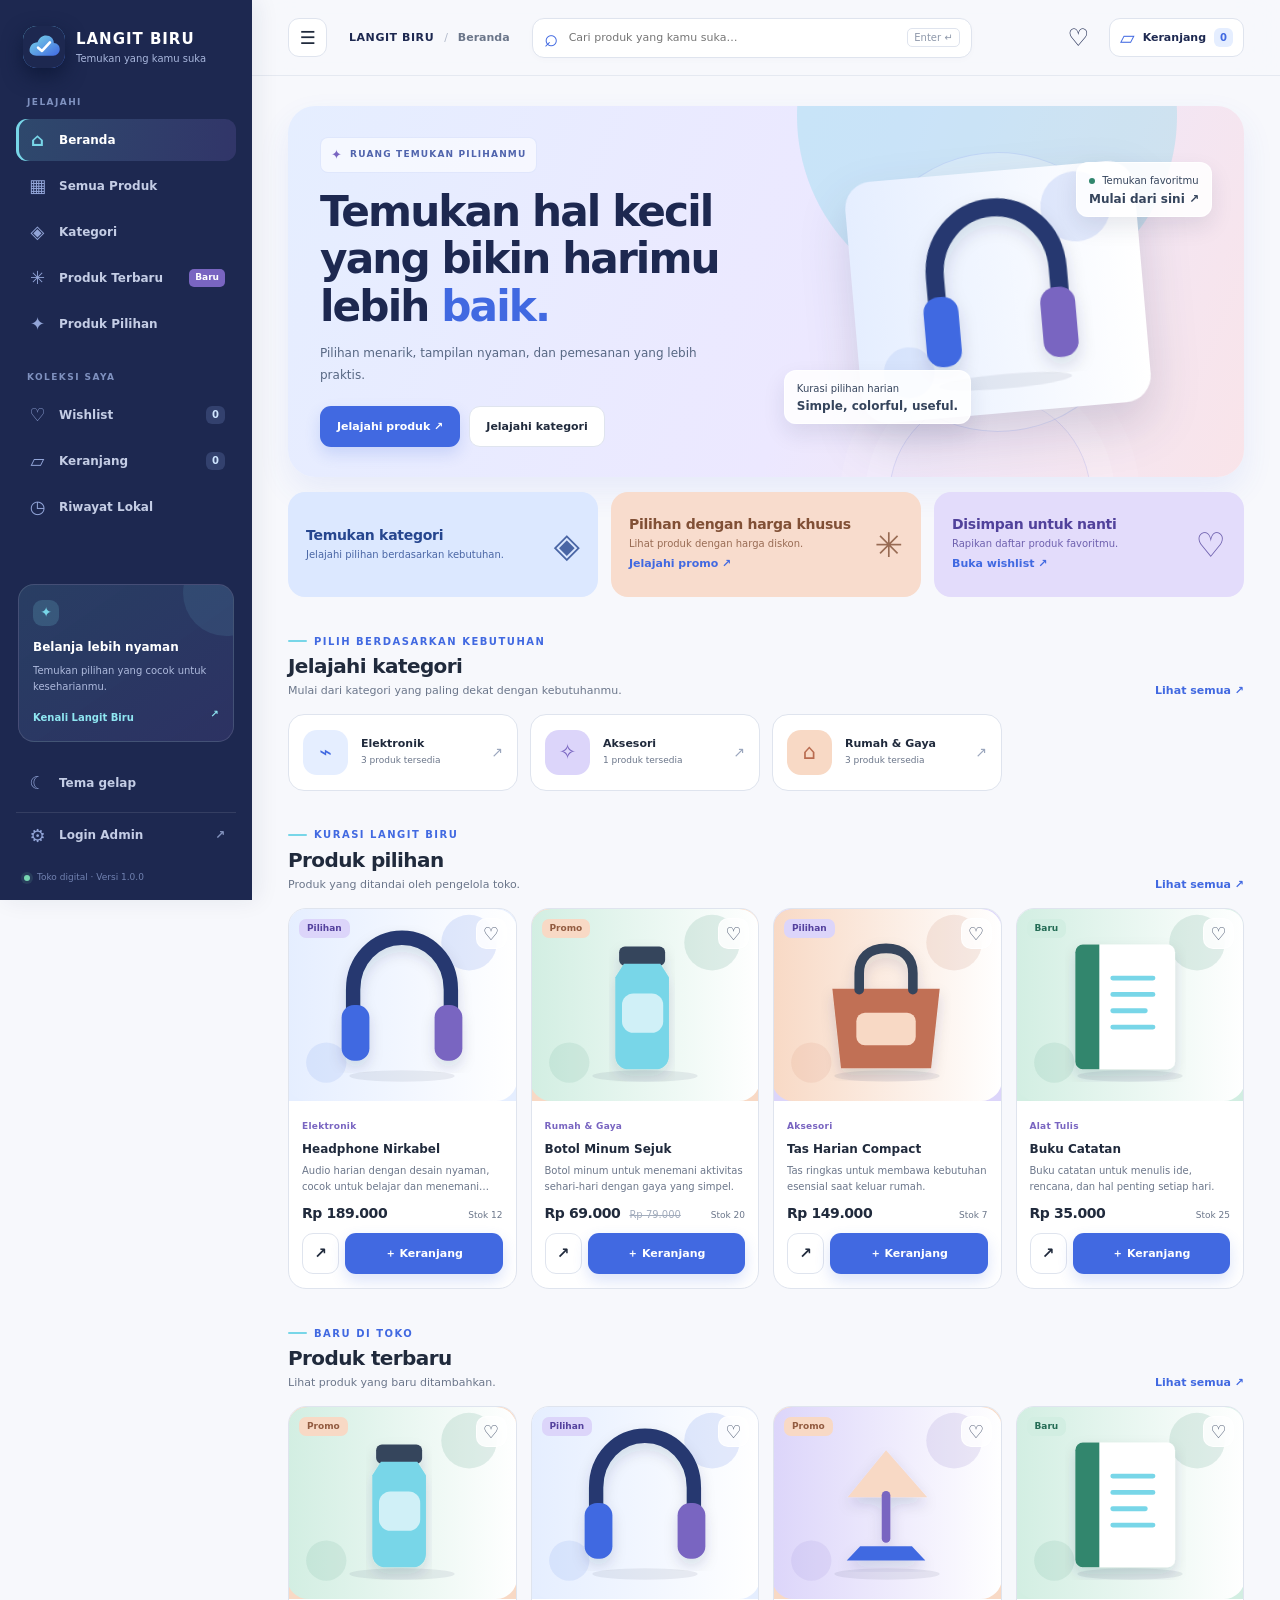
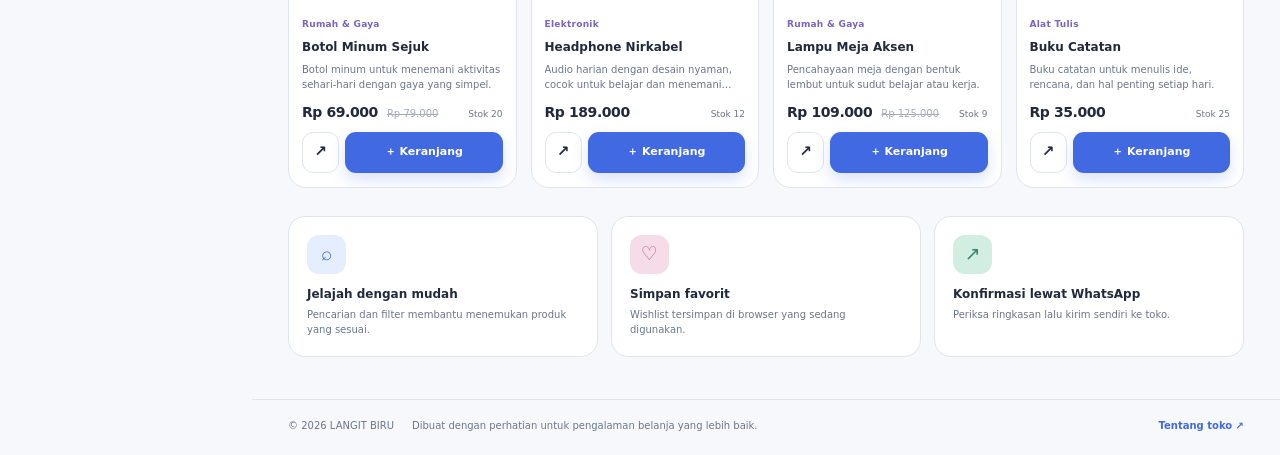
<file: index.html>
<!doctype html>
<html lang="id"><head><meta charset="utf-8"><meta name="viewport" content="width=device-width,initial-scale=1"><meta name="theme-color" content="#1D2850"><meta name="description" content="LANGIT BIRU — jelajahi pilihan produk dengan pengalaman belanja yang nyaman dan modern."><title>LANGIT BIRU — Temukan yang kamu suka</title><link rel="icon" href="favicon.svg" type="image/svg+xml"><link rel="stylesheet" href="css/style.css"><link rel="stylesheet" href="css/components.css"><link rel="stylesheet" href="css/responsive.css"><script type="module" src="js/app.js"></script></head>
<body><div class="mobile-scrim" id="mobileScrim" hidden></div><aside class="sidebar" id="storeSidebar" aria-label="Navigasi pembeli"><a href="#/home" class="brand-lockup"><span class="brand-mark"><img src="assets/icons/logo.svg" alt="" width="42" height="42"></span><span class="brand-copy"><strong>LANGIT BIRU</strong><small>Temukan yang kamu suka</small></span></a><div class="side-label">JELAJAHI</div><nav class="side-nav" id="storeNav"><a href="#/home" data-route="home"><span class="nav-icon">⌂</span>Beranda</a><a href="#/catalog" data-route="catalog"><span class="nav-icon">▦</span>Semua Produk</a><a href="#/categories" data-route="categories"><span class="nav-icon">◈</span>Kategori</a><a href="#/latest" data-route="latest"><span class="nav-icon">✳</span>Produk Terbaru <span class="nav-pill">Baru</span></a><a href="#/featured" data-route="featured"><span class="nav-icon">✦</span>Produk Pilihan</a></nav><div class="side-label side-label-gap">KOLEKSI SAYA</div><nav class="side-nav"><a href="#/wishlist" data-route="wishlist"><span class="nav-icon">♡</span>Wishlist <span class="nav-count" id="wishCount">0</span></a><a href="#/cart" data-route="cart"><span class="nav-icon">▱</span>Keranjang <span class="nav-count" id="cartCount">0</span></a><a href="#/orders" data-route="orders"><span class="nav-icon">◷</span>Riwayat Lokal</a></nav><div class="side-spacer"></div><div class="sidebar-help"><span class="help-orb">✦</span><strong>Belanja lebih nyaman</strong><p>Temukan pilihan yang cocok untuk keseharianmu.</p><a href="#/about">Kenali Langit Biru <span>↗</span></a></div><div class="sidebar-bottom"><button class="side-action" id="themeToggle" type="button"><span class="nav-icon" id="themeIcon">☾</span><span id="themeLabel">Tema gelap</span></button><a class="side-action admin-link" href="admin/"><span class="nav-icon">⚙</span><span>Login Admin</span><span class="external-mark">↗</span></a><div class="sidebar-foot"><span class="online-dot"></span> Toko digital · Versi 1.0.0</div></div></aside>
<div class="main-shell"><header class="topbar"><button class="icon-btn mobile-menu" id="mobileMenu" type="button" aria-label="Buka menu" aria-expanded="false">☰</button><div class="breadcrumb"><span>LANGIT BIRU</span><i>/</i><strong id="currentSection">Beranda</strong></div><form class="top-search" id="globalSearchForm" role="search"><span class="search-symbol">⌕</span><input type="search" id="globalSearch" placeholder="Cari produk yang kamu suka…" aria-label="Cari produk"><kbd>Enter ↵</kbd></form><div class="top-actions"><a class="top-icon-link" href="#/wishlist" aria-label="Wishlist">♡<span class="tiny-dot" id="wishDot" hidden></span></a><a class="top-cart" href="#/cart" aria-label="Keranjang"><span>▱</span><b>Keranjang</b><em id="topCartCount">0</em></a></div></header><main id="app" class="page-content" tabindex="-1" aria-live="polite"></main><footer class="site-footer"><span>© <span id="yearNow"></span> <span id="footerStoreName">LANGIT BIRU</span></span><span>Dibuat dengan perhatian untuk pengalaman belanja yang lebih baik.</span><a href="#/about">Tentang toko ↗</a></footer></div><div class="toast-region" id="toastRegion" aria-live="polite" aria-atomic="true"></div><div id="modalRoot"></div></body></html>
</file>
<file: css/style.css>
:root{color-scheme:light;--bg:#F7F8FC;--surface:#fff;--surface-2:#F0F4FC;--surface-blue:#E5EEFF;--navy:#1D2850;--primary:#4169E1;--primary-deep:#3154c2;--cyan:#78D6E8;--violet:#7965C1;--lavender:#DCD5FA;--pink:#F5DCE8;--peach:#F8D9C5;--amber:#E8B65B;--mint:#D2EEE2;--text:#202A3C;--muted:#6B768A;--border:#DFE4EE;--success:#31866D;--warning:#B78338;--error:#C65364;--shadow:0 8px 24px rgba(29,40,80,.08);--shadow-lg:0 24px 60px rgba(29,40,80,.15);--r-sm:8px;--r-md:14px;--r-lg:20px;--r-xl:28px;--fast:160ms ease;--normal:240ms ease;--sidebar:252px;--font-body:system-ui,-apple-system,'Segoe UI',sans-serif;--font-head:system-ui,-apple-system,'Segoe UI',sans-serif}
*{box-sizing:border-box}html{scroll-behavior:smooth}body{margin:0;background:var(--bg);color:var(--text);font-family:var(--font-body);font-size:14px;line-height:1.55}button,input,select,textarea{font:inherit}button,a{-webkit-tap-highlight-color:transparent}button{cursor:pointer}a{color:inherit;text-decoration:none}img{display:block;max-width:100%}button:focus-visible,a:focus-visible,input:focus-visible,select:focus-visible,textarea:focus-visible{outline:3px solid rgba(65,105,225,.35);outline-offset:2px}::selection{background:var(--lavender);color:var(--navy)}
.sidebar{position:fixed;inset:0 auto 0 0;width:var(--sidebar);padding:24px 16px 15px;background:var(--navy);color:#fff;display:flex;flex-direction:column;z-index:50;overflow-y:auto;box-shadow:5px 0 22px rgba(29,40,80,.08)}.brand-lockup{display:flex;align-items:center;gap:11px;padding:2px 7px 28px}.brand-mark{width:42px;height:42px;border-radius:14px;display:grid;place-items:center;background:linear-gradient(145deg,#78D6E8,#4169E1);box-shadow:0 8px 20px #0f1a3b;flex:none;overflow:hidden}.brand-mark img{width:42px;height:42px}.brand-copy{display:flex;flex-direction:column;line-height:1.3}.brand-copy strong{font:800 15px var(--font-head);letter-spacing:.065em}.brand-copy small{color:#a9b7dd;font-size:10px;margin-top:4px}.side-label{font-size:9px;letter-spacing:.16em;font-weight:700;color:#7f91bf;padding:0 11px 9px}.side-label-gap{margin-top:26px}.side-nav{display:grid;gap:4px}.side-nav a,.side-action{display:flex;align-items:center;gap:11px;min-height:42px;padding:10px 11px;border:0;border-radius:11px;color:#c4cde5;background:transparent;font-size:12px;font-weight:600;text-align:left;transition:background var(--fast),color var(--fast),transform var(--fast);width:100%}.side-nav a:hover,.side-action:hover{background:rgba(255,255,255,.08);color:white}.side-nav a.active{background:linear-gradient(100deg,rgba(120,214,232,.19),rgba(121,101,193,.22));color:#fff;box-shadow:inset 3px 0 #78D6E8}.nav-icon{font-size:18px;line-height:1;width:21px;display:inline-grid;place-items:center;color:#92a5d8;flex:none}.side-nav a.active .nav-icon{color:#78D6E8}.nav-pill{margin-left:auto;background:#7965C1;color:#fff;padding:2px 6px;border-radius:5px;font-size:9px}.nav-count{margin-left:auto;min-width:19px;text-align:center;padding:1px 5px;border-radius:6px;background:#33416e;color:#cfe5ff;font-size:10px}.side-spacer{flex:1;min-height:17px}.sidebar-help{position:relative;overflow:hidden;margin:22px 2px 20px;padding:15px 14px 14px;border:1px solid rgba(255,255,255,.12);border-radius:16px;background:linear-gradient(145deg,rgba(120,214,232,.13),rgba(121,101,193,.17))}.sidebar-help:after{content:'';position:absolute;width:86px;height:86px;border-radius:50%;right:-36px;top:-35px;background:rgba(120,214,232,.1)}.help-orb{display:grid;place-items:center;width:26px;height:26px;border-radius:9px;background:rgba(120,214,232,.18);color:#78D6E8;margin-bottom:10px}.sidebar-help strong{font:700 12px var(--font-head)}.sidebar-help p{margin:5px 0 11px;color:#aebadd;font-size:10px;line-height:1.6}.sidebar-help>a{font-size:10px;color:#8fe7f2;font-weight:700}.sidebar-help>a span{float:right}.sidebar-bottom{display:grid;gap:3px}.admin-link{border-top:1px solid rgba(255,255,255,.1);border-radius:0;padding-top:13px;margin-top:5px}.external-mark{margin-left:auto;color:#8494bf}.sidebar-foot{padding:13px 8px 0;color:#7182b1;font-size:9px;display:flex;align-items:center;gap:7px}.online-dot{width:6px;height:6px;background:#78d6b2;border-radius:50%;box-shadow:0 0 0 3px rgba(120,214,178,.12)}
.main-shell{margin-left:var(--sidebar);min-height:100vh;display:flex;flex-direction:column}.topbar{position:sticky;top:0;z-index:30;height:76px;padding:0 36px;display:flex;align-items:center;gap:22px;background:rgba(247,248,252,.9);backdrop-filter:blur(18px);border-bottom:1px solid rgba(223,228,238,.78)}.breadcrumb{display:flex;align-items:center;gap:10px;white-space:nowrap;font-size:11px}.breadcrumb span{font-weight:800;letter-spacing:.05em;color:var(--navy)}.breadcrumb i{font-style:normal;color:#b3bbcb}.breadcrumb strong{font-weight:600;color:var(--muted)}.top-search{height:40px;max-width:440px;flex:1;display:flex;align-items:center;gap:9px;background:#fff;border:1px solid var(--border);border-radius:12px;padding:0 11px;color:#9ba5b7;box-shadow:0 2px 6px rgba(29,40,80,.02)}.top-search:focus-within{border-color:#a4b7f5;box-shadow:0 0 0 3px rgba(65,105,225,.08)}.search-symbol{font-size:24px;line-height:1;color:var(--primary)}.top-search input{min-width:0;flex:1;background:transparent;border:0;outline:0;color:var(--text);font-size:11px}.top-search kbd{font:10px var(--font-body);padding:3px 6px;border:1px solid var(--border);border-radius:5px;color:#8e98aa;white-space:nowrap}.top-actions{display:flex;align-items:center;gap:13px;margin-left:auto}.top-icon-link{position:relative;font-size:24px;color:var(--navy);line-height:1;padding:7px}.tiny-dot{position:absolute;right:4px;top:5px;width:6px;height:6px;border-radius:50%;background:#e67fa8;border:1px solid #fff}.top-cart{height:39px;padding:0 10px;border:1px solid var(--border);border-radius:11px;background:#fff;display:flex;align-items:center;gap:8px;font-size:11px;font-weight:700;color:var(--navy)}.top-cart span{font-size:19px;color:var(--primary)}.top-cart em{font-style:normal;background:var(--surface-blue);color:var(--primary);padding:2px 6px;border-radius:6px;font-size:10px}.page-content{width:100%;max-width:1540px;margin:0 auto;padding:30px 36px 42px;flex:1;min-width:0}.site-footer{display:flex;align-items:center;gap:18px;border-top:1px solid var(--border);padding:18px 36px 22px;color:var(--muted);font-size:10px}.site-footer span:nth-child(2){flex:1}.site-footer a{font-weight:700;color:var(--primary)}.mobile-menu{display:none}.mobile-scrim{position:fixed;inset:0;background:rgba(11,19,43,.55);z-index:45;backdrop-filter:blur(3px)}.icon-btn{display:grid;place-items:center;border:1px solid var(--border);background:var(--surface);color:var(--text);width:39px;height:39px;border-radius:11px;font-size:18px}.sr-only{position:absolute;width:1px;height:1px;padding:0;margin:-1px;overflow:hidden;clip:rect(0,0,0,0);white-space:nowrap;border:0}
body.dark{color-scheme:dark;--bg:#11182b;--surface:#19233a;--surface-2:#202d47;--surface-blue:#26375b;--navy:#0b1225;--text:#edf2ff;--muted:#a0aec7;--border:#2b3855;--shadow:0 8px 24px rgba(0,0,0,.18);--shadow-lg:0 24px 60px rgba(0,0,0,.32)}body.dark .topbar{background:rgba(17,24,43,.9);border-color:var(--border)}body.dark .top-search,body.dark .top-cart,body.dark .top-icon-link{background:var(--surface);color:var(--text);border-color:var(--border)}body.dark .breadcrumb span{color:#c2d2ff}body.dark .site-footer{border-color:var(--border)}body.dark .top-search input{color:var(--text)}body.dark .sidebar{background:#0b1225}
</file>
<file: css/components.css>
.page-heading{display:flex;justify-content:space-between;align-items:flex-end;gap:20px;margin:4px 0 22px}.eyebrow{display:inline-flex;align-items:center;gap:7px;font-size:10px;font-weight:800;letter-spacing:.15em;text-transform:uppercase;color:var(--primary)}.eyebrow:before{content:'';width:19px;height:2px;background:var(--cyan);border-radius:4px}.page-heading h1,.hero-title{font:800 clamp(27px,3vw,40px)/1.12 var(--font-head);letter-spacing:-.045em;color:var(--text);margin:8px 0}.page-heading p{margin:8px 0 0;color:var(--muted);max-width:570px;font-size:12px}.section-title{display:flex;justify-content:space-between;align-items:flex-end;gap:16px;margin:30px 0 15px}.section-title h2{font:800 20px var(--font-head);letter-spacing:-.03em;margin:5px 0 0}.section-title p{margin:4px 0 0;color:var(--muted);font-size:11px}.text-link{font-size:11px;color:var(--primary);font-weight:800;white-space:nowrap}.text-link:hover{text-decoration:underline}.btn{display:inline-flex;align-items:center;justify-content:center;gap:8px;min-height:41px;padding:0 16px;border-radius:11px;border:1px solid transparent;font-size:11px;font-weight:800;transition:transform var(--fast),box-shadow var(--fast),background var(--fast);cursor:pointer}.btn:hover{transform:translateY(-1px)}.btn:active{transform:translateY(0)}.btn-primary{background:var(--primary);color:white;box-shadow:0 7px 15px rgba(65,105,225,.19)}.btn-primary:hover{background:var(--primary-deep);box-shadow:0 10px 20px rgba(65,105,225,.23)}.btn-dark{background:var(--navy);color:#fff}.btn-soft{background:var(--surface-blue);color:var(--primary);border-color:rgba(65,105,225,.09)}.btn-outline{background:var(--surface);border-color:var(--border);color:var(--text)}.btn-danger{background:#fbe8eb;color:var(--error);border-color:#f3d0d6}.btn-sm{min-height:32px;padding:0 11px;border-radius:8px;font-size:10px}.btn-block{width:100%}.btn:disabled{opacity:.48;cursor:not-allowed;transform:none;box-shadow:none}.pill{display:inline-flex;align-items:center;gap:5px;padding:4px 8px;border-radius:7px;font-size:9px;line-height:1.2;font-weight:800;white-space:nowrap}.pill-blue{background:var(--surface-blue);color:var(--primary)}.pill-violet{background:var(--lavender);color:#55429e}.pill-mint{background:var(--mint);color:#246c55}.pill-peach{background:var(--peach);color:#925b40}.pill-pink{background:var(--pink);color:#a35075}.pill-amber{background:#fbefcf;color:#8d671f}.pill-gray{background:var(--surface-2);color:var(--muted)}.surface{background:var(--surface);border:1px solid var(--border);border-radius:var(--r-lg);box-shadow:0 2px 8px rgba(29,40,80,.025)}.card-pad{padding:20px}.muted{color:var(--muted)}.price{font:800 16px var(--font-head);letter-spacing:-.03em;color:var(--text)}.old-price{font-size:10px;text-decoration:line-through;color:#a3adbd;margin-left:6px}.empty-state{display:grid;justify-items:center;text-align:center;padding:48px 20px;background:var(--surface);border:1px dashed var(--border);border-radius:20px}.empty-illustration{width:66px;height:66px;border-radius:22px;display:grid;place-items:center;background:var(--surface-blue);color:var(--primary);font-size:30px;margin-bottom:14px}.empty-state h3{font:800 17px var(--font-head);margin:0}.empty-state p{max-width:340px;font-size:11px;color:var(--muted);margin:7px 0 18px}.hero{position:relative;isolation:isolate;min-height:310px;display:grid;grid-template-columns:1.04fr .96fr;overflow:hidden;border-radius:27px;background:linear-gradient(112deg,#e5eeff 0%,#ece8ff 56%,#f9e4e9 100%);color:#202a3c;padding:31px 32px 30px;box-shadow:0 14px 32px rgba(65,105,225,.09)}.hero:before{content:'';position:absolute;z-index:-1;width:380px;height:380px;border-radius:50%;right:7%;top:-180px;background:rgba(120,214,232,.3)}.hero:after{content:'';position:absolute;z-index:-1;width:200px;height:200px;border:1px solid rgba(65,105,225,.13);border-radius:50%;right:16%;bottom:-120px;box-shadow:0 0 0 24px rgba(255,255,255,.12),0 0 0 49px rgba(255,255,255,.09)}.hero-copy{align-self:center;max-width:510px;z-index:1}.hero-kicker{display:inline-flex;align-items:center;gap:7px;font-size:9px;font-weight:800;letter-spacing:.13em;text-transform:uppercase;color:#5064ad;background:rgba(255,255,255,.6);padding:7px 10px;border:1px solid rgba(65,105,225,.12);border-radius:8px}.hero-kicker span{font-size:13px;color:#7965c1}.hero-title{font-size:clamp(31px,3.3vw,47px);margin:15px 0 12px;color:#1d2850;max-width:470px}.hero-title em{font-style:normal;color:#4169e1;position:relative}.hero-copy>p{max-width:400px;color:#576783;font-size:12px;line-height:1.85;margin:0 0 20px}.hero-actions{display:flex;flex-wrap:wrap;gap:9px}.hero-visual{position:relative;display:flex;align-items:center;justify-content:center;min-height:240px}.hero-orbit{position:absolute;width:min(28vw,280px);height:min(28vw,280px);border-radius:50%;border:1px solid rgba(65,105,225,.15);background:rgba(255,255,255,.25)}.hero-orbit:before,.hero-orbit:after{content:'';position:absolute;inset:19px;border:1px dashed rgba(121,101,193,.25);border-radius:50%}.hero-orbit:after{inset:47px;border-style:solid;border-color:rgba(120,214,232,.55)}.hero-product{position:relative;z-index:1;width:72%;max-width:290px;filter:drop-shadow(0 22px 24px rgba(29,40,80,.16));transform:rotate(-5deg)}.floating-note{position:absolute;z-index:2;padding:10px 12px;background:rgba(255,255,255,.87);border:1px solid rgba(255,255,255,.85);border-radius:12px;box-shadow:0 10px 22px rgba(29,40,80,.1);font-size:10px;color:#35445c}.floating-note b{display:block;font:800 12px var(--font-head);margin-top:3px}.floating-note.note-top{right:0;top:25px}.floating-note.note-bottom{left:0;bottom:23px}.float-dot{display:inline-block;width:6px;height:6px;border-radius:50%;background:#31866d;margin-right:4px}.promo-strip{display:grid;grid-template-columns:1fr 1fr 1fr;gap:13px;margin-top:15px}.promo-tile{position:relative;overflow:hidden;min-height:105px;padding:17px 18px;border-radius:17px;display:flex;align-items:center;justify-content:space-between;gap:10px}.promo-tile h3{font:800 14px var(--font-head);margin:0 0 4px;letter-spacing:-.02em}.promo-tile p{font-size:10px;margin:0;opacity:.8}.promo-tile .promo-symbol{font-size:34px;line-height:1;opacity:.8}.promo-blue{background:#dce8ff;color:#26468f}.promo-peach{background:#f8dccd;color:#815036}.promo-violet{background:#e3dcfb;color:#51429b}.category-grid{display:grid;grid-template-columns:repeat(4,minmax(0,1fr));gap:12px}.category-tile{display:flex;align-items:center;gap:13px;padding:15px 14px;min-width:0;background:var(--surface);border:1px solid var(--border);border-radius:16px;transition:transform var(--fast),box-shadow var(--fast);text-align:left}.category-tile:hover{transform:translateY(-3px);box-shadow:var(--shadow)}.category-icon{display:grid;place-items:center;flex:none;width:45px;height:45px;border-radius:14px;font-size:21px}.category-tile strong{display:block;font:800 11px var(--font-head);overflow-wrap:anywhere}.category-tile small{display:block;color:var(--muted);font-size:9px;margin-top:4px}.category-tile .cat-arrow{margin-left:auto;color:#9aa6bd}
.product-grid{display:grid;grid-template-columns:repeat(4,minmax(0,1fr));gap:14px}.product-card{min-width:0;overflow:hidden;border:1px solid var(--border);background:var(--surface);border-radius:18px;transition:transform var(--normal),box-shadow var(--normal),border-color var(--normal);position:relative}.product-card:hover{transform:translateY(-4px);box-shadow:var(--shadow);border-color:#c8d4f1}.product-art{position:relative;display:grid;place-items:center;aspect-ratio:1.18;background:var(--art-bg,var(--surface-2));overflow:hidden}.product-art img{width:100%;height:100%;object-fit:cover;transition:transform .35s ease}.product-card:hover .product-art img{transform:scale(1.04)}.product-badges{position:absolute;top:10px;left:10px;display:flex;gap:5px;flex-wrap:wrap;max-width:72%}.wish-btn{position:absolute;top:9px;right:9px;width:31px;height:31px;display:grid;place-items:center;border:1px solid rgba(255,255,255,.75);background:rgba(255,255,255,.82);color:#44516b;backdrop-filter:blur(8px);border-radius:10px;font-size:18px;transition:all var(--fast)}.wish-btn:hover,.wish-btn.selected{background:#f5dce8;color:#c65380;border-color:#f5dce8}.product-info{padding:13px 13px 14px}.product-category{font-size:9px;color:var(--violet);font-weight:800;letter-spacing:.03em}.product-name{display:block;margin:5px 0 6px;font:800 12px/1.4 var(--font-head);color:var(--text);overflow:hidden;text-overflow:ellipsis;white-space:nowrap}.product-desc{font-size:10px;color:var(--muted);min-height:30px;margin:0 0 11px;display:-webkit-box;-webkit-line-clamp:2;-webkit-box-orient:vertical;overflow:hidden}.product-price-row{display:flex;align-items:baseline;gap:3px;flex-wrap:wrap;margin-bottom:10px}.product-price-row .price{font-size:14px}.product-stock{font-size:9px;color:var(--muted);margin-left:auto}.product-actions{display:flex;gap:6px}.product-actions .btn{flex:1;min-width:0;padding:0 7px}.product-actions .btn-detail{flex:0 0 37px;font-size:15px}.catalog-layout{display:grid;grid-template-columns:210px minmax(0,1fr);gap:19px;align-items:start}.filter-panel{padding:18px;position:sticky;top:94px}.filter-head{display:flex;align-items:center;justify-content:space-between;margin-bottom:15px}.filter-head h3{font:800 13px var(--font-head);margin:0}.filter-group{padding:14px 0;border-top:1px solid var(--border)}.filter-group label,.field-label{display:block;margin-bottom:7px;font-size:10px;font-weight:800;color:var(--text)}.filter-group select,.filter-group input,.field input,.field select,.field textarea,.settings-form input,.settings-form textarea,.settings-form select{width:100%;border:1px solid var(--border);border-radius:9px;background:var(--surface);color:var(--text);padding:10px 11px;min-width:0;font-size:11px}.filter-group input::placeholder,.field input::placeholder,.field textarea::placeholder{color:#9aa5b8}.price-filter{display:grid;grid-template-columns:1fr 1fr;gap:7px}.check-line{display:flex;align-items:center;gap:8px;font-size:10px;color:var(--muted);margin:9px 0}.check-line input{width:14px;height:14px;accent-color:var(--primary)}.catalog-toolbar{display:flex;align-items:center;justify-content:space-between;gap:12px;margin:0 0 14px}.results-count{font-size:11px;color:var(--muted)}.catalog-toolbar select{border:1px solid var(--border);border-radius:9px;padding:9px 11px;background:var(--surface);color:var(--text);font-size:10px}.category-banner{display:flex;align-items:center;justify-content:space-between;gap:15px;padding:20px 23px;border-radius:18px;background:linear-gradient(105deg,#dcd5fa,#e5eeff 60%,#d2eee2);margin:0 0 19px;color:#293c76}.category-banner h2{font:800 22px var(--font-head);margin:5px 0}.category-banner p{font-size:11px;margin:0;max-width:420px;color:#536186}.category-banner .banner-icon{font-size:43px;opacity:.75}
.info-grid{display:grid;grid-template-columns:repeat(3,minmax(0,1fr));gap:13px}.info-tile{padding:18px;border:1px solid var(--border);border-radius:17px;background:var(--surface)}.info-tile .info-icon{width:39px;height:39px;display:grid;place-items:center;border-radius:12px;font-size:19px;margin-bottom:13px}.info-tile h3{font:800 12px var(--font-head);margin:0 0 6px}.info-tile p{font-size:10px;color:var(--muted);margin:0}.two-col{display:grid;grid-template-columns:minmax(0,1.2fr) minmax(250px,.8fr);gap:17px;align-items:start}.stack{display:grid;gap:14px}.line-item{display:grid;grid-template-columns:68px minmax(0,1fr) auto;gap:13px;padding:14px 0;border-bottom:1px solid var(--border);align-items:center}.line-item:last-child{border-bottom:0}.line-item img{width:68px;height:68px;border-radius:12px;object-fit:cover;background:var(--surface-2)}.line-item h3{font:800 12px var(--font-head);margin:0 0 4px}.line-item p{font-size:10px;color:var(--muted);margin:0}.qty-control{display:inline-flex;align-items:center;border:1px solid var(--border);border-radius:8px;overflow:hidden;margin-top:8px}.qty-control button{width:27px;height:26px;border:0;background:var(--surface-2);color:var(--text);font-weight:700}.qty-control span{min-width:28px;text-align:center;font-size:10px}.line-end{text-align:right;display:grid;justify-items:end;gap:7px}.line-end strong{font:800 12px var(--font-head)}.remove-link{border:0;background:none;color:var(--error);font-size:10px;font-weight:700}.summary-card{padding:19px;position:sticky;top:94px}.summary-card h3{font:800 15px var(--font-head);margin:0 0 13px}.summary-row{display:flex;justify-content:space-between;gap:12px;font-size:11px;margin:10px 0;color:var(--muted)}.summary-row strong{color:var(--text)}.summary-total{border-top:1px dashed var(--border);padding-top:14px;margin-top:14px;font-size:13px;color:var(--text)}.summary-total strong{font:800 19px var(--font-head)}.field-grid{display:grid;grid-template-columns:1fr 1fr;gap:12px}.field{min-width:0;margin-bottom:13px}.field.full{grid-column:1/-1}.field label{display:block;font-size:10px;font-weight:800;margin-bottom:6px}.field textarea{min-height:82px;resize:vertical}.field small{display:block;color:var(--muted);font-size:9px;margin-top:5px}.form-section-title{font:800 13px var(--font-head);margin:3px 0 14px}.status-badge{display:inline-flex;align-items:center;gap:6px;padding:5px 8px;border-radius:7px;font-size:9px;font-weight:800;background:var(--surface-2);color:var(--muted)}.status-badge:before{content:'';width:5px;height:5px;background:currentColor;border-radius:50%}.status-badge.status-success{background:var(--mint);color:#246c55}.status-badge.status-warning{background:#fbefcf;color:#8d671f}.status-badge.status-error{background:#fbe8eb;color:#a93c50}.order-card{padding:16px 18px}.order-card-top{display:flex;justify-content:space-between;gap:12px;align-items:flex-start}.order-card h3{font:800 12px var(--font-head);margin:0 0 4px}.order-card p{font-size:10px;color:var(--muted);margin:0}.order-items{display:flex;flex-wrap:wrap;gap:6px;margin:13px 0}.order-items span{font-size:9px;background:var(--surface-2);color:var(--muted);padding:4px 7px;border-radius:6px}.order-card-foot{display:flex;align-items:center;justify-content:space-between;border-top:1px solid var(--border);padding-top:11px;font-size:10px;color:var(--muted)}.order-card-foot strong{font:800 14px var(--font-head);color:var(--text)}.about-hero{padding:30px;border-radius:24px;background:linear-gradient(115deg,#1d2850,#2d437e 60%,#7965c1);color:white;position:relative;overflow:hidden}.about-hero:after{content:'';position:absolute;width:260px;height:260px;right:-55px;top:-95px;border:1px solid rgba(255,255,255,.2);border-radius:50%;box-shadow:0 0 0 28px rgba(255,255,255,.04),0 0 0 56px rgba(255,255,255,.035)}.about-hero h1{font:800 32px var(--font-head);letter-spacing:-.04em;margin:10px 0}.about-hero h1 span{color:#78d6e8}.about-hero p{max-width:610px;font-size:12px;color:#cbd5f0}.about-hero .eyebrow{color:#96e7f1}.about-hero .eyebrow:before{background:#96e7f1}.developer-card{padding:22px;background:linear-gradient(145deg,var(--surface),var(--surface-2));border:1px solid var(--border);border-radius:18px}.developer-label{font-size:9px;font-weight:800;letter-spacing:.15em;color:var(--violet)}.developer-card h3{font:800 17px var(--font-head);margin:10px 0 5px}.developer-card p{font-size:11px;color:var(--muted);margin:3px 0}
.toast-region{position:fixed;right:22px;bottom:22px;display:grid;gap:9px;z-index:200;width:min(350px,calc(100vw - 32px));pointer-events:none}.toast{pointer-events:auto;display:flex;align-items:flex-start;gap:10px;padding:13px 14px;background:var(--surface);border:1px solid var(--border);border-radius:13px;box-shadow:var(--shadow-lg);animation:toast-in .2s ease both}.toast-icon{width:25px;height:25px;border-radius:8px;display:grid;place-items:center;flex:none;background:var(--mint);color:#246c55;font-weight:900}.toast.error .toast-icon{background:#fbe8eb;color:var(--error)}.toast strong{display:block;font:800 11px var(--font-head);margin:1px 0 3px}.toast p{font-size:10px;color:var(--muted);margin:0}.modal-backdrop{position:fixed;inset:0;background:rgba(12,20,43,.56);backdrop-filter:blur(5px);z-index:150;display:grid;place-items:center;padding:18px;animation:fade-in .15s ease}.modal{width:min(650px,100%);max-height:min(90vh,900px);overflow:auto;background:var(--surface);border:1px solid var(--border);border-radius:22px;box-shadow:var(--shadow-lg);animation:modal-in .2s ease}.modal-head{display:flex;align-items:flex-start;justify-content:space-between;gap:20px;padding:21px 23px;border-bottom:1px solid var(--border)}.modal-head h2{font:800 18px var(--font-head);margin:0}.modal-head p{font-size:10px;color:var(--muted);margin:5px 0 0}.modal-body{padding:22px 23px}.modal-foot{padding:15px 23px;border-top:1px solid var(--border);display:flex;justify-content:flex-end;gap:8px}.modal-close{border:1px solid var(--border);background:var(--surface-2);color:var(--text);border-radius:9px;width:32px;height:32px;font-size:18px}.product-detail{display:grid;grid-template-columns:1fr 1fr;gap:22px}.product-detail img{width:100%;border-radius:16px;background:var(--surface-2)}.product-detail h2{font:800 23px var(--font-head);margin:8px 0}.product-detail p{font-size:11px;color:var(--muted)}.detail-price{font:800 24px var(--font-head);margin:10px 0}.detail-actions{display:flex;gap:8px;margin-top:16px;flex-wrap:wrap}.detail-qty{display:flex;align-items:center;gap:10px;margin-top:13px;font-size:10px;color:var(--muted)}.detail-qty input{width:65px;padding:9px;border:1px solid var(--border);border-radius:8px;background:var(--surface);color:var(--text)}.notice{padding:12px 14px;border-radius:11px;background:var(--surface-blue);color:var(--primary);font-size:10px}.notice.warn{background:#fbefcf;color:#815d19}.notice.danger{background:#fbe8eb;color:#a93c50}.divider{height:1px;background:var(--border);margin:16px 0}.table-wrap{overflow:auto;border:1px solid var(--border);border-radius:14px}.data-table{border-collapse:collapse;width:100%;font-size:10px;min-width:600px}.data-table th,.data-table td{text-align:left;padding:12px 13px;border-bottom:1px solid var(--border);vertical-align:middle}.data-table th{background:var(--surface-2);color:var(--muted);font-size:9px;letter-spacing:.04em;font-weight:800}.data-table tr:last-child td{border-bottom:0}.data-table td strong{font-size:10px}.table-actions{display:flex;gap:5px}.table-actions .btn{min-height:28px;padding:0 8px}.empty-table{padding:30px;text-align:center;color:var(--muted);font-size:11px}
@keyframes toast-in{from{opacity:0;transform:translateY(8px)}to{opacity:1;transform:none}}@keyframes modal-in{from{opacity:0;transform:translateY(8px) scale(.99)}to{opacity:1;transform:none}}@keyframes fade-in{from{opacity:0}to{opacity:1}}
</file>
<file: css/responsive.css>
@media(min-width:1500px){.page-content{padding-inline:44px}.topbar{padding-inline:44px}.product-grid{grid-template-columns:repeat(5,minmax(0,1fr))}}
@media(max-width:1250px){:root{--sidebar:232px}.page-content{padding:27px 25px 38px}.topbar{padding:0 25px;gap:15px}.product-grid{grid-template-columns:repeat(3,minmax(0,1fr))}.hero{padding:26px}.category-grid{grid-template-columns:repeat(2,minmax(0,1fr))}.top-search{max-width:360px}}
@media(max-width:950px){:root{--sidebar:255px}.sidebar{transform:translateX(-105%);transition:transform .25s ease;box-shadow:none}.sidebar.open{transform:translateX(0);box-shadow:12px 0 50px rgba(0,0,0,.2)}.main-shell{margin-left:0}.mobile-menu{display:grid;flex:none}.topbar{height:68px;padding:0 20px}.breadcrumb{display:none}.top-search{max-width:none}.page-content{padding:24px 22px 34px}.site-footer{padding:17px 22px}.filter-panel{position:static}.catalog-layout{grid-template-columns:190px minmax(0,1fr);gap:13px}.hero-title{font-size:35px}}
@media(max-width:680px){.topbar{gap:10px;padding:0 13px}.top-search{height:38px;padding:0 9px}.top-search kbd{display:none}.top-actions{gap:4px}.top-icon-link{font-size:21px;padding:6px}.top-cart{height:37px;padding:0 8px;gap:5px}.top-cart b{display:none}.page-content{padding:20px 14px 29px}.site-footer{padding:15px 14px;flex-wrap:wrap;gap:8px 13px}.site-footer span:nth-child(2){flex-basis:100%;order:3}.hero{grid-template-columns:1fr;min-height:unset;padding:23px 20px 17px;gap:7px}.hero-copy{max-width:none}.hero-title{font-size:34px;max-width:430px}.hero-copy>p{font-size:11px}.hero-visual{min-height:190px;margin:0 -8px}.hero-product{width:52%;max-width:205px}.hero-orbit{width:190px;height:190px}.floating-note.note-top{right:7%!important;top:4px!important}.floating-note.note-bottom{left:7%!important;bottom:5px!important}.promo-strip{grid-template-columns:1fr;gap:8px}.promo-tile{min-height:78px;padding:14px 16px}.promo-tile .promo-symbol{font-size:27px}.category-grid{grid-template-columns:1fr 1fr;gap:8px}.category-tile{padding:11px 9px;gap:9px}.category-icon{width:37px;height:37px;border-radius:11px;font-size:18px}.category-tile strong{font-size:10px}.category-tile small{font-size:8px}.product-grid{grid-template-columns:repeat(2,minmax(0,1fr));gap:9px}.product-info{padding:10px}.product-art{aspect-ratio:1.02}.product-badges{left:6px;top:6px}.pill{padding:4px 5px;font-size:8px}.wish-btn{right:6px;top:6px;width:28px;height:28px}.product-name{font-size:11px}.product-desc{font-size:9px;min-height:27px}.product-price-row .price{font-size:12px}.product-stock{width:100%;margin:0}.product-actions{gap:4px}.product-actions .btn{font-size:9px;min-height:32px}.product-actions .btn-detail{flex-basis:32px}.page-heading{align-items:flex-start;margin-bottom:17px}.page-heading h1{font-size:29px}.page-heading p{font-size:11px}.catalog-layout{grid-template-columns:1fr}.filter-panel{padding:13px}.filter-panel .filter-collapsible{display:none}.filter-panel.expanded .filter-collapsible{display:block}.filter-head{margin:0}.mobile-filter-toggle{display:inline}.catalog-toolbar{margin-top:7px}.catalog-toolbar select{max-width:150px}.category-banner{padding:17px;border-radius:15px}.category-banner h2{font-size:19px}.category-banner .banner-icon{font-size:32px}.info-grid{grid-template-columns:1fr}.two-col{grid-template-columns:1fr}.summary-card{position:static}.field-grid{grid-template-columns:1fr}.field.full{grid-column:auto}.line-item{grid-template-columns:57px minmax(0,1fr) auto;gap:9px}.line-item img{width:57px;height:57px}.line-end strong{font-size:11px}.line-end{max-width:85px}.about-hero{padding:24px 20px}.about-hero h1{font-size:28px}.product-detail{grid-template-columns:1fr;gap:16px}.product-detail img{max-height:240px;object-fit:contain}.modal-body{padding:17px}.modal-head{padding:17px}.modal-foot{padding:13px 17px}.toast-region{right:12px;bottom:12px}.category-tile .cat-arrow{display:none}}
@media(max-width:390px){.brand-copy strong{font-size:13px}.top-search input{font-size:10px}.hero-title{font-size:30px}.hero-actions .btn{padding:0 11px}.page-heading h1{font-size:26px}.product-actions .btn{padding:0 5px}.product-info{padding:9px}.top-cart em{font-size:9px}}
@media(prefers-reduced-motion:reduce){*,*::before,*::after{scroll-behavior:auto!important;animation-duration:.01ms!important;animation-iteration-count:1!important;transition-duration:.01ms!important}}
</file>
